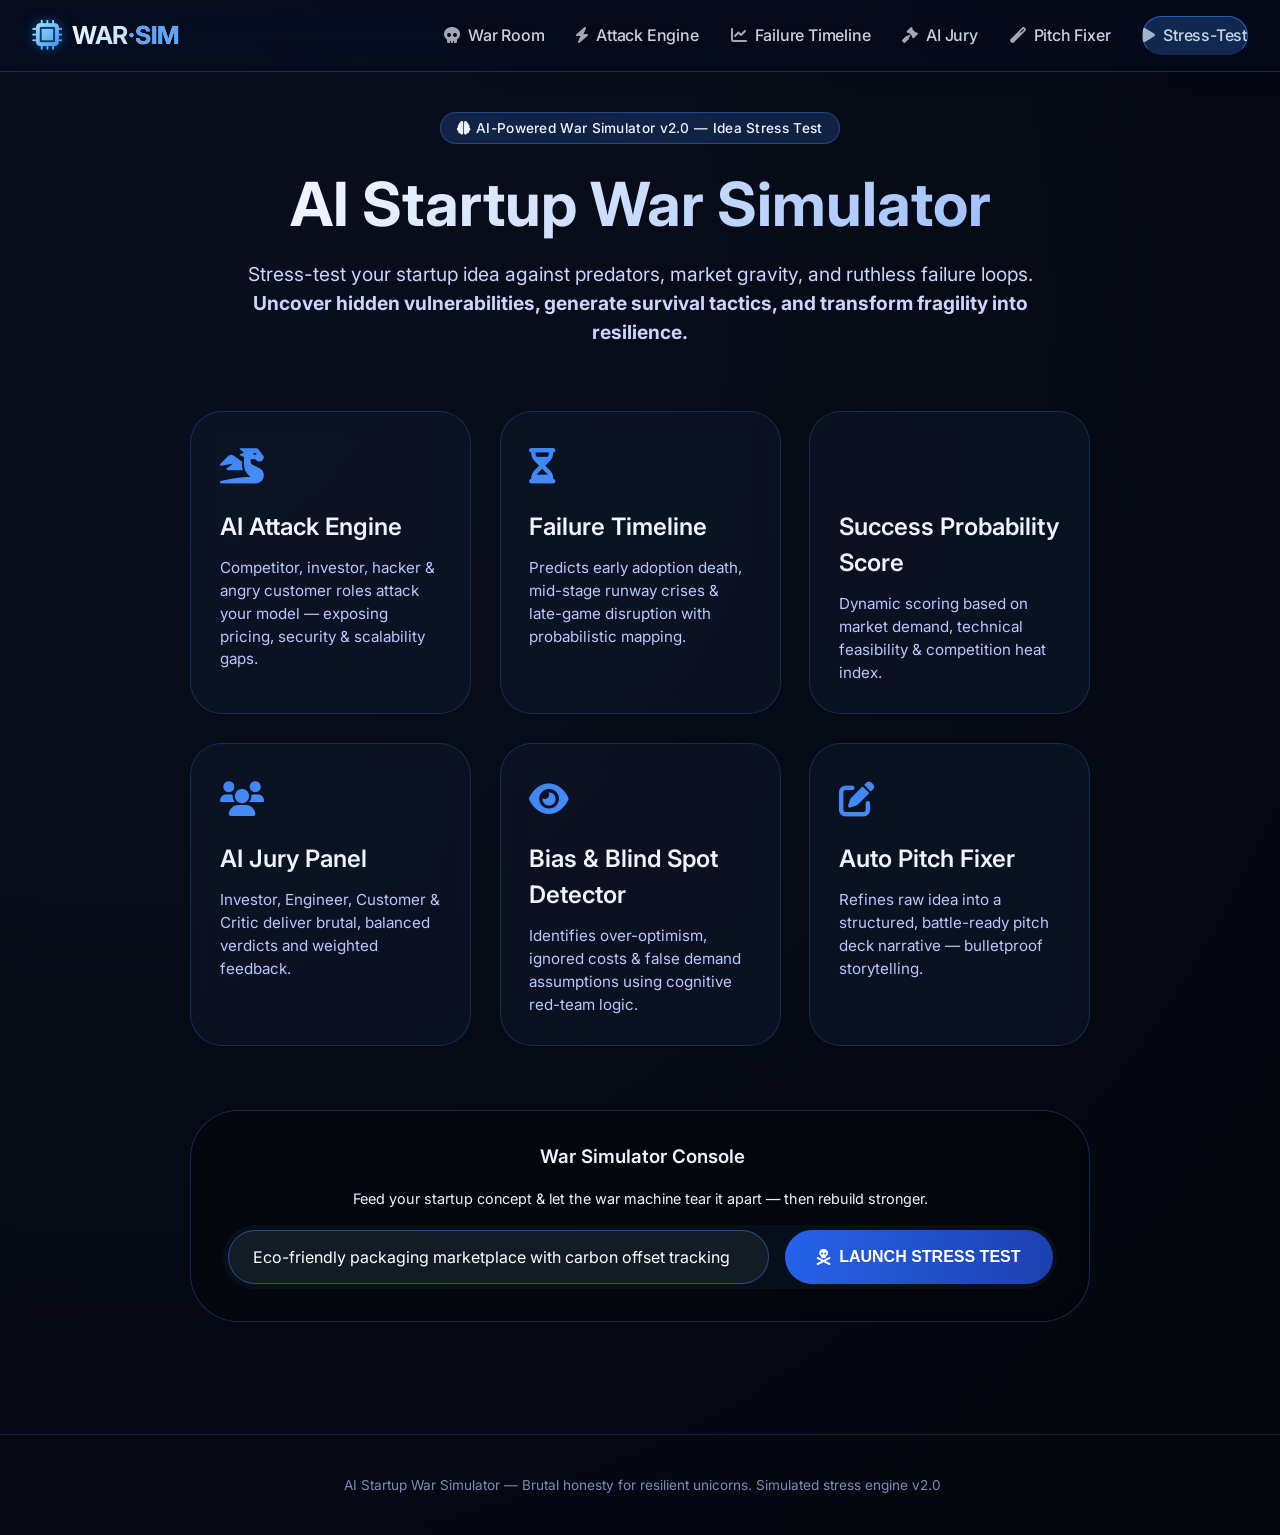
<file: frontend/index.html>
<!DOCTYPE html>
<html lang="en">
<head>
    <meta charset="UTF-8">
    <meta name="viewport" content="width=device-width, initial-scale=1.0, user-scalable=yes">
    <title>AI Startup War Simulator | Neural Stress-Test</title>
    <!-- Google Fonts: elegant & modern -->
    <link href="https://fonts.googleapis.com/css2?family=Inter:opsz,wght@14..32,300;14..32,400;14..32,500;14..32,600;14..32,700&display=swap" rel="stylesheet">
    <!-- Font Awesome 6 (free icons) -->
    <link rel="stylesheet" href="https://cdnjs.cloudflare.com/ajax/libs/font-awesome/6.0.0-beta3/css/all.min.css">
    <style>
        * {
            margin: 0;
            padding: 0;
            box-sizing: border-box;
        }

        body {
            font-family: 'Inter', sans-serif;
            background: radial-gradient(circle at 10% 20%, #0a0f1e, #03060c);
            color: #eef5ff;
            line-height: 1.5;
            scroll-behavior: smooth;
        }

        /* ---------- beautiful transparent navbar ---------- */
        .navbar {
            position: fixed;
            top: 0;
            left: 0;
            width: 100%;
            z-index: 1000;
            backdrop-filter: blur(16px) saturate(180%);
            -webkit-backdrop-filter: blur(16px);
            background: rgba(8, 12, 25, 0.45);
            border-bottom: 1px solid rgba(80, 150, 255, 0.25);
            transition: all 0.3s ease;
            box-shadow: 0 4px 20px rgba(0, 0, 0, 0.1);
        }

        .nav-container {
            max-width: 1400px;
            margin: 0 auto;
            padding: 1rem 2rem;
            display: flex;
            align-items: center;
            justify-content: space-between;
            flex-wrap: wrap;
        }

        .logo-area {
            display: flex;
            align-items: center;
            gap: 10px;
        }

        .logo-icon {
            font-size: 1.9rem;
            filter: drop-shadow(0 0 6px rgba(0, 180, 255, 0.5));
            background: linear-gradient(135deg, #a5f0ff, #3b82f6);
            -webkit-background-clip: text;
            background-clip: text;
            color: transparent;
        }

        .logo-text {
            font-weight: 700;
            font-size: 1.55rem;
            letter-spacing: -0.3px;
            background: linear-gradient(120deg, #f0f9ff, #9acdff);
            -webkit-background-clip: text;
            background-clip: text;
            color: transparent;
        }

        .nav-links {
            display: flex;
            gap: 2rem;
            align-items: center;
            list-style: none;
        }

        .nav-links li a {
            text-decoration: none;
            font-weight: 500;
            font-size: 1rem;
            color: rgba(235, 245, 255, 0.85);
            transition: 0.2s;
            display: flex;
            align-items: center;
            gap: 8px;
            letter-spacing: -0.2px;
            backdrop-filter: blur(4px);
            padding: 0.4rem 0;
            border-bottom: 1px solid transparent;
        }

        .nav-links li a i {
            font-size: 1rem;
            opacity: 0.8;
        }

        .nav-links li a:hover {
            color: #ffffff;
            border-bottom-color: #3b82f6;
            transform: translateY(-1px);
            text-shadow: 0 0 4px rgba(59,130,246,0.4);
        }

        .cta-button {
            background: rgba(59, 130, 246, 0.25);
            backdrop-filter: blur(8px);
            border: 1px solid rgba(59, 130, 246, 0.6);
            padding: 0.5rem 1.3rem;
            border-radius: 40px;
            font-weight: 600;
            transition: 0.25s;
            color: #eef5ff;
        }

        .cta-button:hover {
            background: #3b82f6;
            border-color: #3b82f6;
            box-shadow: 0 6px 14px rgba(59,130,246,0.35);
            transform: scale(1.02);
        }

        /* hamburger for mobile (graceful) */
        .menu-toggle {
            display: none;
            font-size: 1.8rem;
            cursor: pointer;
            background: transparent;
            border: none;
            color: #cbd5ff;
        }

        /* Hero & content styling to showcase simulator concept */
        .hero {
            min-height: 100vh;
            display: flex;
            align-items: center;
            justify-content: center;
            padding: 7rem 2rem 4rem;
        }

        .hero-content {
            max-width: 1200px;
            text-align: center;
        }

        .badge {
            display: inline-block;
            background: rgba(59, 130, 246, 0.2);
            backdrop-filter: blur(4px);
            border-radius: 100px;
            padding: 0.3rem 1rem;
            font-size: 0.85rem;
            font-weight: 500;
            margin-bottom: 1.5rem;
            border: 1px solid rgba(59, 130, 246, 0.4);
            letter-spacing: 0.3px;
        }

        h1 {
            font-size: 3.8rem;
            font-weight: 700;
            line-height: 1.2;
            background: linear-gradient(135deg, #FFFFFF, #94b9ff);
            -webkit-background-clip: text;
            background-clip: text;
            color: transparent;
            margin-bottom: 1.2rem;
        }

        .desc {
            font-size: 1.2rem;
            max-width: 800px;
            margin: 0 auto;
            color: #cbd5ff;
            margin-bottom: 2rem;
        }

        .simulator-grid {
            display: grid;
            grid-template-columns: repeat(auto-fit, minmax(280px, 1fr));
            gap: 1.8rem;
            margin-top: 4rem;
        }

        .feature-card {
            background: rgba(15, 25, 45, 0.55);
            backdrop-filter: blur(12px);
            border-radius: 32px;
            padding: 1.8rem;
            border: 1px solid rgba(59, 130, 246, 0.25);
            transition: all 0.3s ease;
            text-align: left;
        }

        .feature-card:hover {
            border-color: #3b82f6;
            transform: translateY(-6px);
            background: rgba(20, 35, 60, 0.7);
            box-shadow: 0 20px 30px -12px rgba(0,0,0,0.4);
        }

        .feature-icon {
            font-size: 2.2rem;
            background: linear-gradient(145deg, #3b82f6, #60a5fa);
            -webkit-background-clip: text;
            background-clip: text;
            color: transparent;
            margin-bottom: 1rem;
        }

        .feature-card h3 {
            font-size: 1.5rem;
            font-weight: 600;
            margin-bottom: 0.75rem;
        }

        .feature-card p {
            color: #b9c8ff;
            font-size: 0.95rem;
        }

        .try-area {
            margin-top: 4rem;
            background: rgba(0, 0, 0, 0.3);
            border-radius: 48px;
            padding: 2rem;
            backdrop-filter: blur(4px);
            border: 1px solid rgba(59,130,246,0.3);
        }

        .idea-input {
            background: rgba(10, 20, 35, 0.7);
            border-radius: 60px;
            display: flex;
            flex-wrap: wrap;
            gap: 1rem;
            padding: 0.3rem;
            backdrop-filter: blur(8px);
        }

        .idea-input input {
            flex: 1;
            background: rgba(255,255,255,0.05);
            border: 1px solid rgba(59,130,246,0.5);
            padding: 1rem 1.5rem;
            border-radius: 60px;
            font-size: 1rem;
            color: white;
            font-family: 'Inter', monospace;
            outline: none;
            transition: 0.2s;
        }

        .idea-input input:focus {
            border-color: #3b82f6;
            background: rgba(59,130,246,0.1);
            box-shadow: 0 0 12px rgba(59,130,246,0.3);
        }

        .idea-input button {
            background: linear-gradient(95deg, #2563eb, #1e40af);
            border: none;
            padding: 0 2rem;
            border-radius: 60px;
            font-weight: 600;
            font-size: 1rem;
            color: white;
            cursor: pointer;
            transition: 0.2s;
            display: flex;
            align-items: center;
            gap: 8px;
        }

        .idea-input button:hover {
            background: linear-gradient(95deg, #3b82f6, #2563eb);
            transform: scale(1.01);
            box-shadow: 0 4px 14px rgba(37,99,235,0.4);
        }

        .result-panel {
            margin-top: 2rem;
            background: rgba(0, 0, 0, 0.5);
            border-radius: 28px;
            padding: 1.5rem;
            text-align: left;
            border-left: 4px solid #3b82f6;
            display: none;
        }

        .result-panel.show {
            display: block;
            animation: fadeSlide 0.4s ease;
        }

        @keyframes fadeSlide {
            from { opacity: 0; transform: translateY(12px);}
            to { opacity: 1; transform: translateY(0px);}
        }

        .stress-metrics {
            display: flex;
            flex-wrap: wrap;
            gap: 1.2rem;
            margin: 1rem 0;
        }
        .metric {
            background: rgba(59,130,246,0.2);
            border-radius: 24px;
            padding: 0.6rem 1.2rem;
            font-weight: 500;
        }

        footer {
            text-align: center;
            padding: 2.5rem;
            border-top: 1px solid rgba(59,130,246,0.2);
            margin-top: 3rem;
            font-size: 0.85rem;
            color: #7b8cbc;
        }

        @media (max-width: 800px) {
            .nav-links {
                display: none;
                width: 100%;
                flex-direction: column;
                gap: 1rem;
                padding: 1.5rem 0 0.8rem;
            }
            .nav-links.show-mobile {
                display: flex;
            }
            .menu-toggle {
                display: block;
            }
            .nav-container {
                padding: 0.9rem 1.5rem;
            }
            h1 {
                font-size: 2.3rem;
            }
            .idea-input {
                flex-direction: column;
                background: transparent;
                gap: 0.8rem;
            }
            .idea-input input, .idea-input button {
                width: 100%;
                border-radius: 60px;
            }
        }
    </style>
</head>
<body>

<nav class="navbar" id="navbar">
    <div class="nav-container">
        <div class="logo-area">
            <i class="fas fa-microchip logo-icon"></i>
            <span class="logo-text">WAR<span style="color:#60a5fa;">·SIM</span></span>
        </div>
        <button class="menu-toggle" id="menuToggle" aria-label="Menu">
            <i class="fas fa-bars"></i>
        </button>
        <ul class="nav-links" id="navLinks">
            <li><a href="#home"><i class="fas fa-skull"></i> War Room</a></li>
            <li><a href="#engine"><i class="fas fa-bolt"></i> Attack Engine</a></li>
            <li><a href="#timeline"><i class="fas fa-chart-line"></i> Failure Timeline</a></li>
            <li><a href="#jury"><i class="fas fa-gavel"></i> AI Jury</a></li>
            <li><a href="#pitch"><i class="fas fa-magic"></i> Pitch Fixer</a></li>
            <li><a href="#simulate" class="cta-button"><i class="fas fa-play"></i> Stress-Test</a></li>
        </ul>
    </div>
</nav>

<main>
    <section class="hero" id="home">
        <div class="hero-content">
            <div class="badge">
                <i class="fas fa-brain"></i> AI-Powered War Simulator v2.0 — Idea Stress Test
            </div>
            <h1>AI Startup War Simulator</h1>
            <p class="desc">
                Stress-test your startup idea against predators, market gravity, and ruthless failure loops.  
                <strong>Uncover hidden vulnerabilities, generate survival tactics, and transform fragility into resilience.</strong>
            </p>

            <div class="simulator-grid" id="engine">
                <div class="feature-card">
                    <div class="feature-icon"><i class="fas fa-dragon"></i></div>
                    <h3>AI Attack Engine</h3>
                    <p>Competitor, investor, hacker & angry customer roles attack your model — exposing pricing, security & scalability gaps.</p>
                </div>
                <div class="feature-card" id="timeline">
                    <div class="feature-icon"><i class="fas fa-hourglass-half"></i></div>
                    <h3>Failure Timeline</h3>
                    <p>Predicts early adoption death, mid-stage runway crises & late-game disruption with probabilistic mapping.</p>
                </div>
                <div class="feature-card">
                    <div class="feature-icon"><i class="fas fa-chart-simple"></i></div>
                    <h3>Success Probability Score</h3>
                    <p>Dynamic scoring based on market demand, technical feasibility & competition heat index.</p>
                </div>
                <div class="feature-card" id="jury">
                    <div class="feature-icon"><i class="fas fa-users"></i></div>
                    <h3>AI Jury Panel</h3>
                    <p>Investor, Engineer, Customer & Critic deliver brutal, balanced verdicts and weighted feedback.</p>
                </div>
                <div class="feature-card">
                    <div class="feature-icon"><i class="fas fa-eye"></i></div>
                    <h3>Bias & Blind Spot Detector</h3>
                    <p>Identifies over-optimism, ignored costs & false demand assumptions using cognitive red-team logic.</p>
                </div>
                <div class="feature-card" id="pitch">
                    <div class="feature-icon"><i class="fas fa-edit"></i></div>
                    <h3>Auto Pitch Fixer</h3>
                    <p>Refines raw idea into a structured, battle-ready pitch deck narrative — bulletproof storytelling.</p>
                </div>
            </div>

            <!-- Interactive Stress-Test sandbox (simulated but dynamic) -->
            <div class="try-area" id="simulate">
                <h3 style="margin-bottom: 1rem; font-weight: 600;"><i class="fas fa-radar"></i> War Simulator Console</h3>
                <p style="margin-bottom: 1rem; font-size: 0.9rem;">Feed your startup concept & let the war machine tear it apart — then rebuild stronger.</p>
                <div class="idea-input">
                    <input type="text" id="startupIdea" placeholder="e.g., 'AI-powered personal nutrition coach with DNA testing and subscription'">
                    <button id="stressTestBtn"><i class="fas fa-skull-crossbones"></i> LAUNCH STRESS TEST</button>
                </div>
                <div id="resultPanel" class="result-panel">
                    <div style="display: flex; justify-content: space-between; flex-wrap:wrap; gap: 0.5rem;">
                        <h4><i class="fas fa-robot"></i> WAR DIAGNOSIS REPORT</h4>
                        <span id="scoreBadge" style="background:#2563eb40; padding: 0.2rem 1rem; border-radius: 30px;"></span>
                    </div>
                    <div id="attackEngineOutput" style="margin-top: 12px;"></div>
                    <div id="juryOutput" style="margin-top: 12px;"></div>
                    <div id="timelineOutput" style="margin-top: 12px;"></div>
                    <div id="survivalStrategy" style="margin-top: 16px; background: #0f172a70; border-radius: 24px; padding: 12px;"></div>
                    <div id="pitchFixerOutput" style="margin-top: 12px; font-style: italic;"></div>
                </div>
            </div>
        </div>
    </section>
    <footer>
        <i class="fas fa-shield-haltered"></i> AI Startup War Simulator — Brutal honesty for resilient unicorns. Simulated stress engine v2.0
    </footer>
</main>

<script>
    // Mobile toggle logic
    const menuToggle = document.getElementById('menuToggle');
    const navLinks = document.getElementById('navLinks');
    if(menuToggle) {
        menuToggle.addEventListener('click', () => {
            navLinks.classList.toggle('show-mobile');
        });
    }
    // Close mobile menu when clicking a link (optional)
    document.querySelectorAll('.nav-links a').forEach(link => {
        link.addEventListener('click', () => {
            navLinks.classList.remove('show-mobile');
        });
    });

    // Simulate comprehensive War Simulator analysis based on user idea
    function runWarSimulator(idea) {
        if (!idea.trim()) return alert("⚔️ Enter a startup idea to stress-test!");

        const ideaLower = idea.toLowerCase();
        // dynamic attack engine responses
        const competitorAttacks = [
            `⚔️ Competitor bot: "Your solution overlaps with ${getRandomCompetitor()} — price point looks vulnerable. Scalability doubts in high-load scenarios."`,
            `📉 Investor bot: "TAM overestimated, margins suspect. Expect dilution risk within first 12 months."`,
            `💀 Hacker AI: "Security audit reveals weak auth mechanisms and potential data exposure (GDPR red flag)."`,
            `😤 Dissatisfied customer: "Onboarding friction + hidden subscription costs. Churn rate projected 38% by month 6."`
        ];
        
        // timeline failures
        const timelineScenarios = [
            `📆 Month 3-6: Early user acquisition stalls → viral coefficient below 0.4 → marketing burn high.`,
            `⚠️ Month 9-12: Seed extension becomes difficult, VCs skeptical about unit economics.`,
            `💥 Month 18: Competition launches feature parity with better pricing → market share erosion.`
        ];
        
        // jury panel
        const juryMembers = [
            { role: "Investor AI", verdict: "Interesting but too niche; require stronger go-to-market validation.", scoreDelta: -15 },
            { role: "Senior Engineer", verdict: "Tech stack plausible but AI claims exaggerated. MVP scope too wide.", scoreDelta: -10 },
            { role: "Early Adopter", verdict: "I'd try if free; value unclear for my daily pain points.", scoreDelta: -5 },
            { role: "Critical Analyst", verdict: "Blind spots: ignores regulatory barriers & customer acquisition cost.", scoreDelta: -12 }
        ];
        
        // base success probability influenced by idea length, keywords, etc.
        let baseScore = 58;
        if (ideaLower.includes("ai") || ideaLower.includes("ml")) baseScore += 8;
        if (ideaLower.includes("blockchain") || ideaLower.includes("web3")) baseScore -= 5;
        if (ideaLower.includes("saas") || ideaLower.includes("b2b")) baseScore += 10;
        if (ideaLower.includes("marketplace")) baseScore -= 4;
        if (idea.length > 35) baseScore += 5;
        if (ideaLower.includes("dating") || ideaLower.includes("social")) baseScore -= 8;
        baseScore = Math.min(94, Math.max(12, baseScore + (Math.random() * 6 - 3)));
        const successProb = Math.floor(baseScore);
        
        // survival strategy generator
        let survival = `🧠 Survival Strategy: `;
        if (successProb < 45) survival += `CRITICAL — pivot to B2B model, reduce feature set, focus on micro-SaaS niche. `;
        else if (successProb < 70) survival += `Enhance retention via community building, add AI personalization layer, and improve pricing tiers. `;
        else survival += `Solid core, but reinforce IP moat, prepare expansion capital, monitor emerging rivals. `;
        survival += `Suggested pivot: ${getRandomPivot()} . Implement early user feedback loops.`;
        
        // pitch fixer: refine idea into crisp narrative
        const refinedPitch = `✨ Pitch Fixer: "${idea.trim()}" → refined as "Next-gen ${idea.split(' ').slice(0,3).join(' ')} platform that solves [core friction] using proprietary AI models. Market gap: incumbents lack adaptive intelligence. Revenue: freemium + enterprise API. Ask: $1.2M seed."`;
        
        // generate dynamic attack engine results (pick 3 random)
        const shuffledAttacks = [...competitorAttacks];
        for (let i = shuffledAttacks.length - 1; i > 0; i--) {
            const j = Math.floor(Math.random() * (i + 1));
            [shuffledAttacks[i], shuffledAttacks[j]] = [shuffledAttacks[j], shuffledAttacks[i]];
        }
        const selectedAttacks = shuffledAttacks.slice(0, 3);
        
        // jury combined output
        let juryHtml = `<strong>⚖️ AI JURY PANEL</strong><br>`;
        let juryTotalDelta = 0;
        juryMembers.forEach(m => {
            juryHtml += `<span style="display:block; margin-top:6px;"><i class="fas fa-user-astronaut"></i> <strong>${m.role}</strong>: ${m.verdict}</span>`;
            juryTotalDelta += m.scoreDelta;
        });
        const finalScore = Math.min(98, Math.max(5, successProb + Math.floor(juryTotalDelta / 4)));
        
        // additional market reality & blind spot detector 
        const blindSpot = `🔍 Blind Spot Detector: ${ideaLower.includes("easy") ? "Assumes effortless user adoption ignoring behavior change resistance." : "Overlooks indirect competition & potential regulatory friction. Demand may be seasonal."}`;
        
        const marketChecker = `📊 Market Reality: ${ideaLower.includes("ai") ? "Similar AI tools exist, but niche focus can differentiate. Saturation level: medium-high." : "Unique angle possible, but watch for copycat startups in coming quarters."}`;
        
        // failure timeline generator display
        const timelineHtml = `<strong>⏳ Failure Timeline Projection</strong><br>${timelineScenarios.map(t => `• ${t}`).join('<br>')}`;
        
        // attack engine HTML
        const attackHtml = `<strong><i class="fas fa-dragon"></i> AI Attack Engine (stakeholder simulation)</strong><br>${selectedAttacks.map(a => `⚡ ${a}`).join('<br>')}`;
        
        // final result injection
        document.getElementById('attackEngineOutput').innerHTML = attackHtml;
        document.getElementById('juryOutput').innerHTML = juryHtml + `<div class="metric" style="margin-top:12px;"><i class="fas fa-chart-simple"></i> Base Success Score: ${successProb}% → after Jury correction: ${finalScore}%</div>${blindSpot}<br>${marketChecker}`;
        document.getElementById('timelineOutput').innerHTML = timelineHtml;
        document.getElementById('survivalStrategy').innerHTML = `<strong>🛡️ Survival Strategy Generator</strong><br>${survival}`;
        document.getElementById('pitchFixerOutput').innerHTML = `<strong>🎤 Auto Pitch Fixer</strong><br>${refinedPitch}`;
        document.getElementById('scoreBadge').innerHTML = `<i class="fas fa-chart-line"></i> Survival Odds: ${finalScore}%`;
        
        // show panel with animation class
        const panel = document.getElementById('resultPanel');
        panel.classList.add('show');
        // smooth scroll to results
        setTimeout(() => panel.scrollIntoView({ behavior: 'smooth', block: 'start' }), 100);
    }
    
    function getRandomCompetitor() {
        const comps = ["Notion AI", "Copy.ai", "ChatGPT Enterprise", "Market leader X", "Stealth startup with 10x funding"];
        return comps[Math.floor(Math.random() * comps.length)];
    }
    
    function getRandomPivot() {
        const pivots = ["vertical SaaS for healthcare", "white-label API for agencies", "hyperlocal subscription box", "developer-first toolkit", "AI compliance assistant", "B2B2C embedded finance layer"];
        return pivots[Math.floor(Math.random() * pivots.length)];
    }
    
    // smooth nav scroll and demo link handling
    document.querySelectorAll('.nav-links a, .cta-button').forEach(anchor => {
        anchor.addEventListener('click', function(e) {
            const href = this.getAttribute('href');
            if (href && href.startsWith('#')) {
                e.preventDefault();
                const targetId = href.substring(1);
                const targetEl = document.getElementById(targetId);
                if (targetEl) {
                    targetEl.scrollIntoView({ behavior: 'smooth', block: 'start' });
                } else if (targetId === 'simulate') {
                    document.getElementById('simulate').scrollIntoView({ behavior: 'smooth' });
                } else if (targetId === 'engine' || targetId === 'timeline' || targetId === 'jury' || targetId === 'pitch') {
                    // scroll to feature section (the grid area)
                    document.querySelector('.simulator-grid').scrollIntoView({ behavior: 'smooth' });
                }
            }
        });
    });
    
    // attach stress test button event
    const stressBtn = document.getElementById('stressTestBtn');
    if(stressBtn) {
        stressBtn.addEventListener('click', () => {
            const ideaInput = document.getElementById('startupIdea');
            runWarSimulator(ideaInput.value);
        });
    }
    
    // optional: demo example on load (prefill demo)
    window.addEventListener('load', () => {
        const demoIdea = "Eco-friendly packaging marketplace with carbon offset tracking";
        const inputField = document.getElementById('startupIdea');
        if(inputField) inputField.value = demoIdea;
        // runWarSimulator(demoIdea);  // optionally auto-run, but let user click. For better UX: not intrusive.
        // we prefill but user must click. better to avoid auto-overwhelm
    });
</script>
</body>
</html>
</file>
